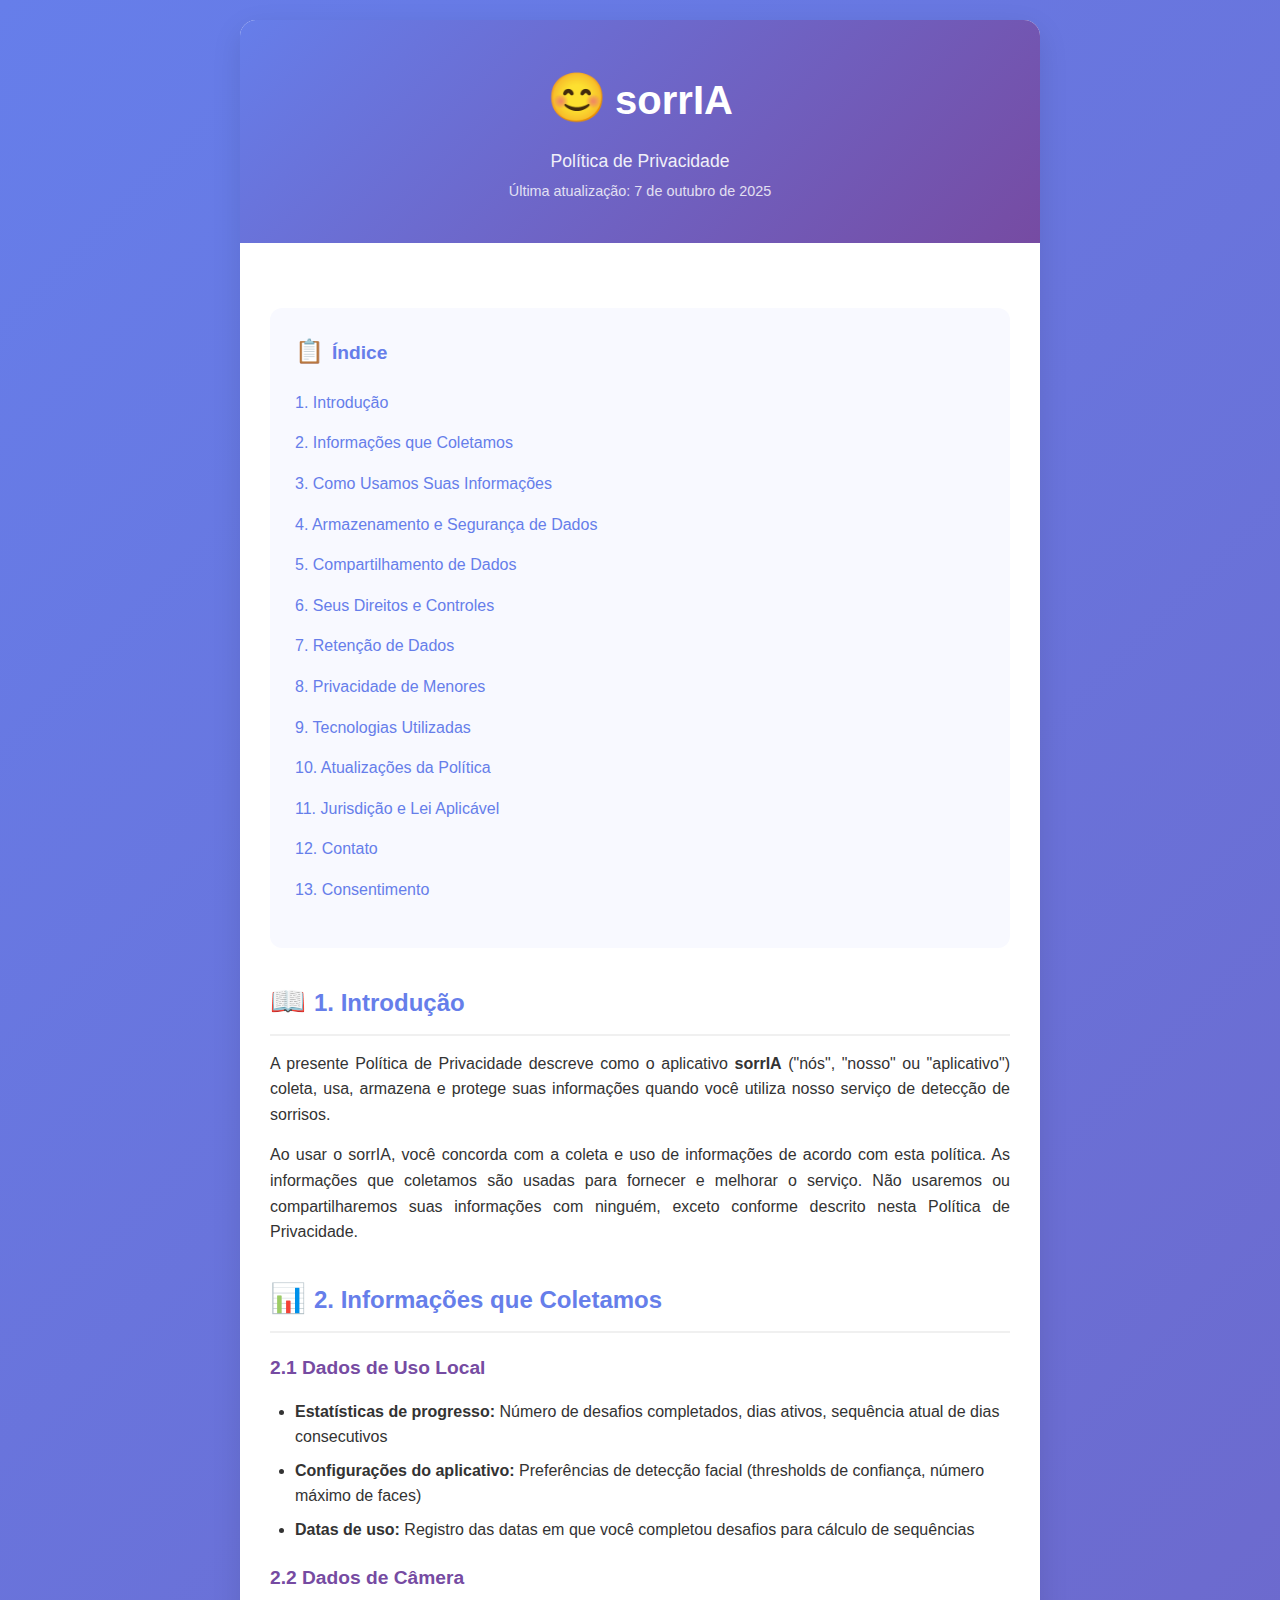
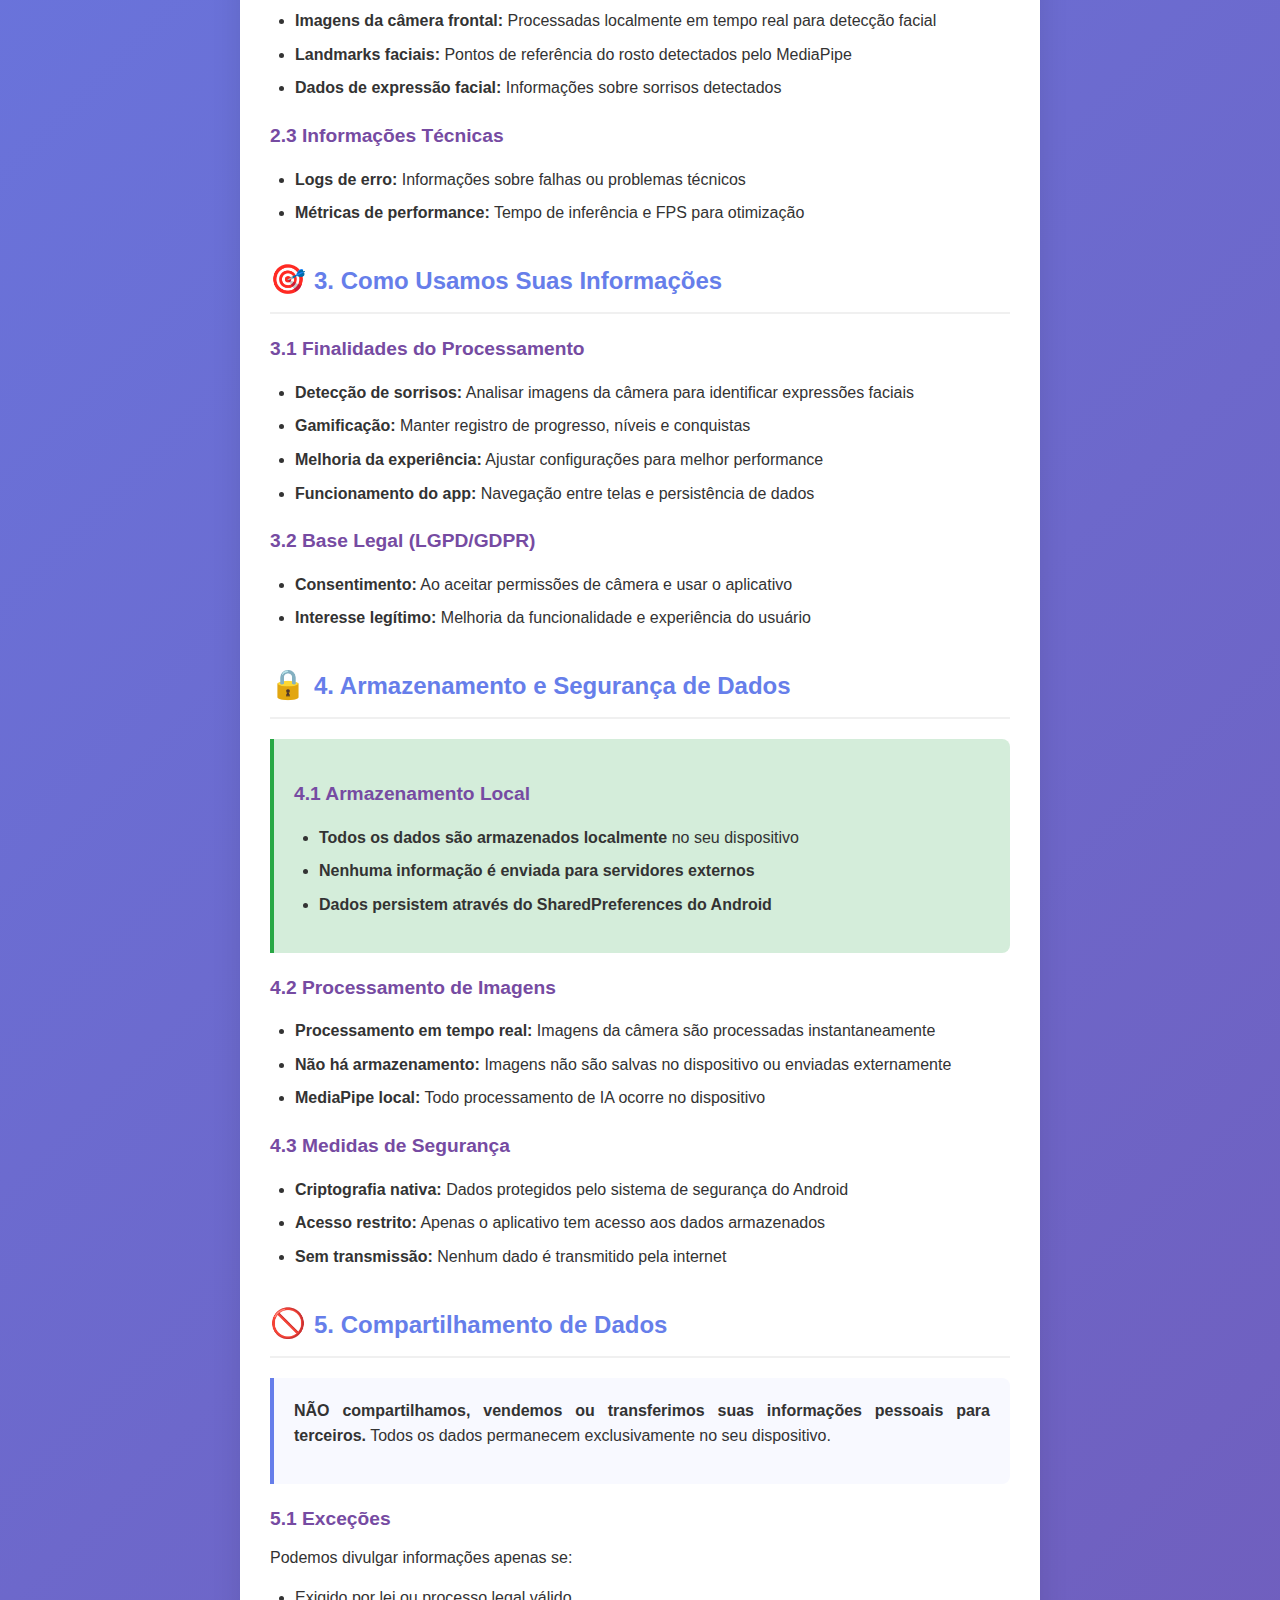
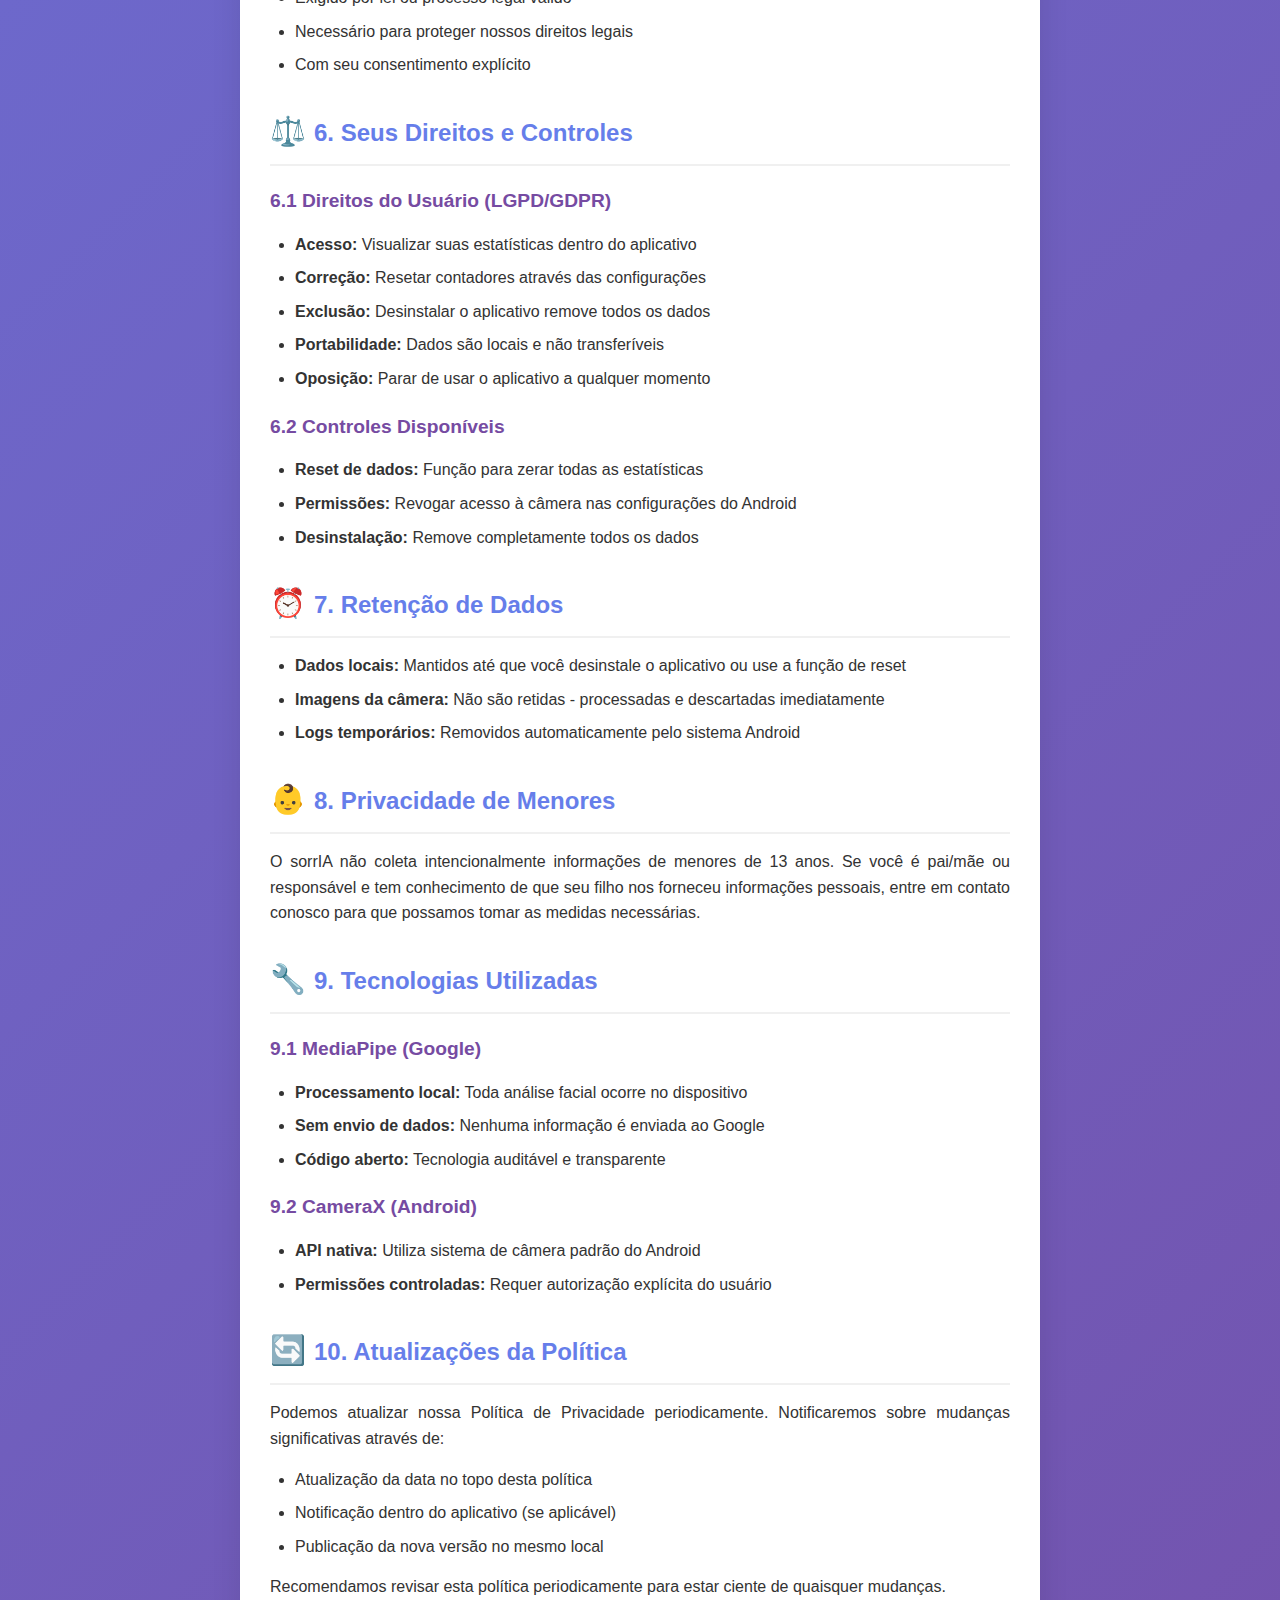
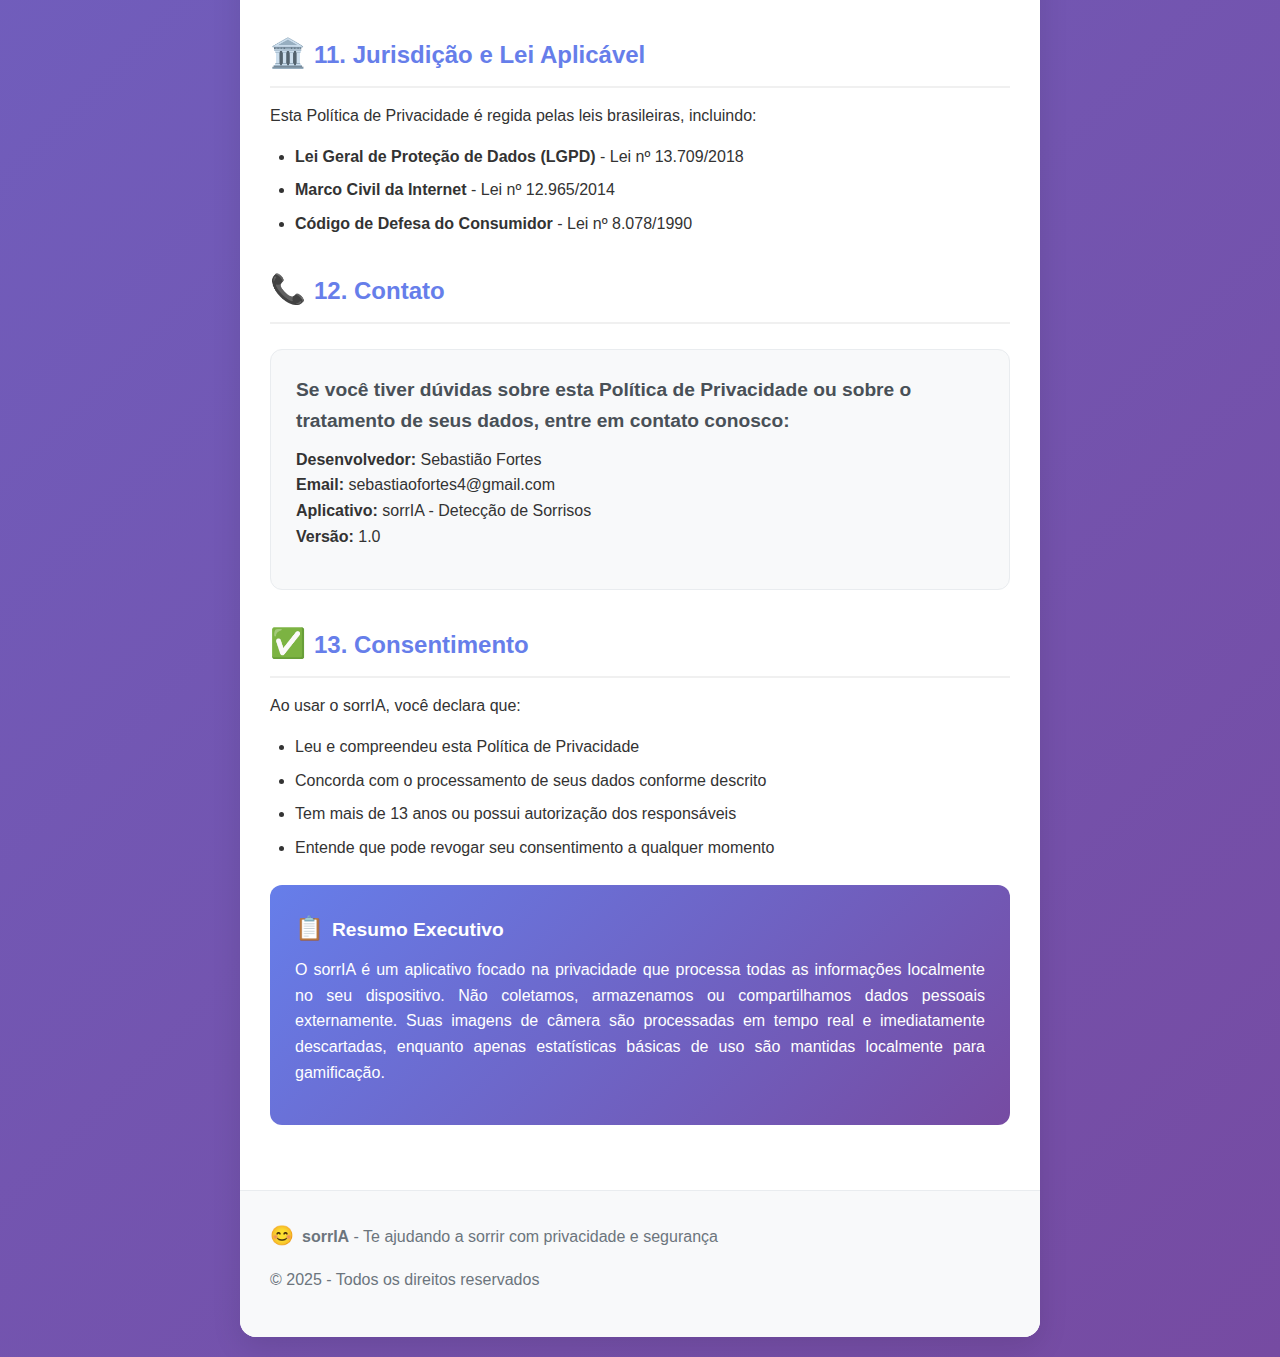
<file: politic/index.html>
<!DOCTYPE html>
<html lang="pt-BR">
<head>
    <meta charset="UTF-8">
    <meta name="viewport" content="width=device-width, initial-scale=1.0">
    <title>Política de Privacidade - sorrIA</title>
    <style>
        * {
            margin: 0;
            padding: 0;
            box-sizing: border-box;
        }

        body {
            font-family: 'Roboto', -apple-system, BlinkMacSystemFont, 'Segoe UI', sans-serif;
            line-height: 1.6;
            color: #333;
            background: linear-gradient(135deg, #667eea 0%, #764ba2 100%);
            min-height: 100vh;
        }

        .container {
            max-width: 800px;
            margin: 0 auto;
            background: white;
            box-shadow: 0 10px 30px rgba(0,0,0,0.1);
            border-radius: 16px;
            overflow: hidden;
            margin-top: 20px;
            margin-bottom: 20px;
        }

        .header {
            background: linear-gradient(135deg, #667eea 0%, #764ba2 100%);
            color: white;
            padding: 40px 30px;
            text-align: center;
        }

        .header h1 {
            font-size: 2.5em;
            margin-bottom: 10px;
            font-weight: 700;
        }

        .header .subtitle {
            font-size: 1.1em;
            opacity: 0.9;
            margin-bottom: 5px;
        }

        .header .date {
            font-size: 0.9em;
            opacity: 0.8;
        }

        .content {
            padding: 40px 30px;
        }

        h2 {
            color: #667eea;
            font-size: 1.5em;
            margin: 30px 0 15px 0;
            padding-bottom: 10px;
            border-bottom: 2px solid #f0f0f0;
        }

        h3 {
            color: #764ba2;
            font-size: 1.2em;
            margin: 20px 0 10px 0;
        }

        p {
            margin-bottom: 15px;
            text-align: justify;
        }

        ul, ol {
            margin: 15px 0;
            padding-left: 25px;
        }

        li {
            margin-bottom: 8px;
        }

        .highlight-box {
            background: #f8f9ff;
            border-left: 4px solid #667eea;
            padding: 20px;
            margin: 20px 0;
            border-radius: 0 8px 8px 0;
        }

        .warning-box {
            background: #fff3cd;
            border-left: 4px solid #ffc107;
            padding: 20px;
            margin: 20px 0;
            border-radius: 0 8px 8px 0;
        }

        .success-box {
            background: #d4edda;
            border-left: 4px solid #28a745;
            padding: 20px;
            margin: 20px 0;
            border-radius: 0 8px 8px 0;
        }

        .contact-info {
            background: #f8f9fa;
            padding: 25px;
            border-radius: 12px;
            margin: 25px 0;
            border: 1px solid #e9ecef;
        }

        .contact-info h3 {
            color: #495057;
            margin-top: 0;
        }

        .emoji {
            font-size: 1.2em;
            margin-right: 8px;
        }

        .toc {
            background: #f8f9ff;
            padding: 25px;
            border-radius: 12px;
            margin: 25px 0;
        }

        .toc h3 {
            margin-top: 0;
            color: #667eea;
        }

        .toc ul {
            list-style: none;
            padding-left: 0;
        }

        .toc li {
            margin-bottom: 5px;
        }

        .toc a {
            color: #667eea;
            text-decoration: none;
            padding: 5px 0;
            display: block;
            transition: color 0.3s ease;
        }

        .toc a:hover {
            color: #764ba2;
            text-decoration: underline;
        }

        .footer {
            background: #f8f9fa;
            padding: 30px;
            text-align: center;
            border-top: 1px solid #e9ecef;
            color: #6c757d;
        }

        .summary-box {
            background: linear-gradient(135deg, #667eea 0%, #764ba2 100%);
            color: white;
            padding: 25px;
            border-radius: 12px;
            margin: 25px 0;
        }

        .summary-box h3 {
            color: white;
            margin-top: 0;
        }

        @media (max-width: 768px) {
            .container {
                margin: 10px;
                border-radius: 12px;
            }
            
            .header {
                padding: 30px 20px;
            }
            
            .header h1 {
                font-size: 2em;
            }
            
            .content {
                padding: 30px 20px;
            }
            
            h2 {
                font-size: 1.3em;
            }
        }

        .scroll-top {
            position: fixed;
            bottom: 20px;
            right: 20px;
            background: #667eea;
            color: white;
            border: none;
            border-radius: 50%;
            width: 50px;
            height: 50px;
            cursor: pointer;
            font-size: 18px;
            box-shadow: 0 4px 12px rgba(0,0,0,0.15);
            transition: all 0.3s ease;
            opacity: 0;
            visibility: hidden;
        }

        .scroll-top.visible {
            opacity: 1;
            visibility: visible;
        }

        .scroll-top:hover {
            background: #764ba2;
            transform: translateY(-2px);
        }
    </style>
</head>
<body>
    <div class="container">
        <div class="header">
            <h1><span class="emoji">😊</span>sorrIA</h1>
            <div class="subtitle">Política de Privacidade</div>
            <div class="date">Última atualização: 7 de outubro de 2025</div>
        </div>

        <div class="content">
            <div class="toc">
                <h3><span class="emoji">📋</span>Índice</h3>
                <ul>
                    <li><a href="#introducao">1. Introdução</a></li>
                    <li><a href="#informacoes-coletamos">2. Informações que Coletamos</a></li>
                    <li><a href="#como-usamos">3. Como Usamos Suas Informações</a></li>
                    <li><a href="#armazenamento">4. Armazenamento e Segurança de Dados</a></li>
                    <li><a href="#compartilhamento">5. Compartilhamento de Dados</a></li>
                    <li><a href="#seus-direitos">6. Seus Direitos e Controles</a></li>
                    <li><a href="#retencao">7. Retenção de Dados</a></li>
                    <li><a href="#menores">8. Privacidade de Menores</a></li>
                    <li><a href="#tecnologias">9. Tecnologias Utilizadas</a></li>
                    <li><a href="#atualizacoes">10. Atualizações da Política</a></li>
                    <li><a href="#jurisdicao">11. Jurisdição e Lei Aplicável</a></li>
                    <li><a href="#contato">12. Contato</a></li>
                    <li><a href="#consentimento">13. Consentimento</a></li>
                </ul>
            </div>

            <h2 id="introducao"><span class="emoji">📖</span>1. Introdução</h2>
            <p>A presente Política de Privacidade descreve como o aplicativo <strong>sorrIA</strong> ("nós", "nosso" ou "aplicativo") coleta, usa, armazena e protege suas informações quando você utiliza nosso serviço de detecção de sorrisos.</p>
            
            <p>Ao usar o sorrIA, você concorda com a coleta e uso de informações de acordo com esta política. As informações que coletamos são usadas para fornecer e melhorar o serviço. Não usaremos ou compartilharemos suas informações com ninguém, exceto conforme descrito nesta Política de Privacidade.</p>

            <h2 id="informacoes-coletamos"><span class="emoji">📊</span>2. Informações que Coletamos</h2>
            
            <h3>2.1 Dados de Uso Local</h3>
            <ul>
                <li><strong>Estatísticas de progresso:</strong> Número de desafios completados, dias ativos, sequência atual de dias consecutivos</li>
                <li><strong>Configurações do aplicativo:</strong> Preferências de detecção facial (thresholds de confiança, número máximo de faces)</li>
                <li><strong>Datas de uso:</strong> Registro das datas em que você completou desafios para cálculo de sequências</li>
            </ul>

            <h3>2.2 Dados de Câmera</h3>
            <ul>
                <li><strong>Imagens da câmera frontal:</strong> Processadas localmente em tempo real para detecção facial</li>
                <li><strong>Landmarks faciais:</strong> Pontos de referência do rosto detectados pelo MediaPipe</li>
                <li><strong>Dados de expressão facial:</strong> Informações sobre sorrisos detectados</li>
            </ul>

            <h3>2.3 Informações Técnicas</h3>
            <ul>
                <li><strong>Logs de erro:</strong> Informações sobre falhas ou problemas técnicos</li>
                <li><strong>Métricas de performance:</strong> Tempo de inferência e FPS para otimização</li>
            </ul>

            <h2 id="como-usamos"><span class="emoji">🎯</span>3. Como Usamos Suas Informações</h2>
            
            <h3>3.1 Finalidades do Processamento</h3>
            <ul>
                <li><strong>Detecção de sorrisos:</strong> Analisar imagens da câmera para identificar expressões faciais</li>
                <li><strong>Gamificação:</strong> Manter registro de progresso, níveis e conquistas</li>
                <li><strong>Melhoria da experiência:</strong> Ajustar configurações para melhor performance</li>
                <li><strong>Funcionamento do app:</strong> Navegação entre telas e persistência de dados</li>
            </ul>

            <h3>3.2 Base Legal (LGPD/GDPR)</h3>
            <ul>
                <li><strong>Consentimento:</strong> Ao aceitar permissões de câmera e usar o aplicativo</li>
                <li><strong>Interesse legítimo:</strong> Melhoria da funcionalidade e experiência do usuário</li>
            </ul>

            <h2 id="armazenamento"><span class="emoji">🔒</span>4. Armazenamento e Segurança de Dados</h2>
            
            <div class="success-box">
                <h3>4.1 Armazenamento Local</h3>
                <ul>
                    <li><strong>Todos os dados são armazenados localmente</strong> no seu dispositivo</li>
                    <li><strong>Nenhuma informação é enviada para servidores externos</strong></li>
                    <li><strong>Dados persistem através do SharedPreferences do Android</strong></li>
                </ul>
            </div>

            <h3>4.2 Processamento de Imagens</h3>
            <ul>
                <li><strong>Processamento em tempo real:</strong> Imagens da câmera são processadas instantaneamente</li>
                <li><strong>Não há armazenamento:</strong> Imagens não são salvas no dispositivo ou enviadas externamente</li>
                <li><strong>MediaPipe local:</strong> Todo processamento de IA ocorre no dispositivo</li>
            </ul>

            <h3>4.3 Medidas de Segurança</h3>
            <ul>
                <li><strong>Criptografia nativa:</strong> Dados protegidos pelo sistema de segurança do Android</li>
                <li><strong>Acesso restrito:</strong> Apenas o aplicativo tem acesso aos dados armazenados</li>
                <li><strong>Sem transmissão:</strong> Nenhum dado é transmitido pela internet</li>
            </ul>

            <h2 id="compartilhamento"><span class="emoji">🚫</span>5. Compartilhamento de Dados</h2>
            
            <div class="highlight-box">
                <p><strong>NÃO compartilhamos, vendemos ou transferimos suas informações pessoais para terceiros.</strong> Todos os dados permanecem exclusivamente no seu dispositivo.</p>
            </div>

            <h3>5.1 Exceções</h3>
            <p>Podemos divulgar informações apenas se:</p>
            <ul>
                <li>Exigido por lei ou processo legal válido</li>
                <li>Necessário para proteger nossos direitos legais</li>
                <li>Com seu consentimento explícito</li>
            </ul>

            <h2 id="seus-direitos"><span class="emoji">⚖️</span>6. Seus Direitos e Controles</h2>
            
            <h3>6.1 Direitos do Usuário (LGPD/GDPR)</h3>
            <ul>
                <li><strong>Acesso:</strong> Visualizar suas estatísticas dentro do aplicativo</li>
                <li><strong>Correção:</strong> Resetar contadores através das configurações</li>
                <li><strong>Exclusão:</strong> Desinstalar o aplicativo remove todos os dados</li>
                <li><strong>Portabilidade:</strong> Dados são locais e não transferíveis</li>
                <li><strong>Oposição:</strong> Parar de usar o aplicativo a qualquer momento</li>
            </ul>

            <h3>6.2 Controles Disponíveis</h3>
            <ul>
                <li><strong>Reset de dados:</strong> Função para zerar todas as estatísticas</li>
                <li><strong>Permissões:</strong> Revogar acesso à câmera nas configurações do Android</li>
                <li><strong>Desinstalação:</strong> Remove completamente todos os dados</li>
            </ul>

            <h2 id="retencao"><span class="emoji">⏰</span>7. Retenção de Dados</h2>
            <ul>
                <li><strong>Dados locais:</strong> Mantidos até que você desinstale o aplicativo ou use a função de reset</li>
                <li><strong>Imagens da câmera:</strong> Não são retidas - processadas e descartadas imediatamente</li>
                <li><strong>Logs temporários:</strong> Removidos automaticamente pelo sistema Android</li>
            </ul>

            <h2 id="menores"><span class="emoji">👶</span>8. Privacidade de Menores</h2>
            <p>O sorrIA não coleta intencionalmente informações de menores de 13 anos. Se você é pai/mãe ou responsável e tem conhecimento de que seu filho nos forneceu informações pessoais, entre em contato conosco para que possamos tomar as medidas necessárias.</p>

            <h2 id="tecnologias"><span class="emoji">🔧</span>9. Tecnologias Utilizadas</h2>
            
            <h3>9.1 MediaPipe (Google)</h3>
            <ul>
                <li><strong>Processamento local:</strong> Toda análise facial ocorre no dispositivo</li>
                <li><strong>Sem envio de dados:</strong> Nenhuma informação é enviada ao Google</li>
                <li><strong>Código aberto:</strong> Tecnologia auditável e transparente</li>
            </ul>

            <h3>9.2 CameraX (Android)</h3>
            <ul>
                <li><strong>API nativa:</strong> Utiliza sistema de câmera padrão do Android</li>
                <li><strong>Permissões controladas:</strong> Requer autorização explícita do usuário</li>
            </ul>

            <h2 id="atualizacoes"><span class="emoji">🔄</span>10. Atualizações da Política</h2>
            <p>Podemos atualizar nossa Política de Privacidade periodicamente. Notificaremos sobre mudanças significativas através de:</p>
            <ul>
                <li>Atualização da data no topo desta política</li>
                <li>Notificação dentro do aplicativo (se aplicável)</li>
                <li>Publicação da nova versão no mesmo local</li>
            </ul>
            <p>Recomendamos revisar esta política periodicamente para estar ciente de quaisquer mudanças.</p>

            <h2 id="jurisdicao"><span class="emoji">🏛️</span>11. Jurisdição e Lei Aplicável</h2>
            <p>Esta Política de Privacidade é regida pelas leis brasileiras, incluindo:</p>
            <ul>
                <li><strong>Lei Geral de Proteção de Dados (LGPD)</strong> - Lei nº 13.709/2018</li>
                <li><strong>Marco Civil da Internet</strong> - Lei nº 12.965/2014</li>
                <li><strong>Código de Defesa do Consumidor</strong> - Lei nº 8.078/1990</li>
            </ul>

            <h2 id="contato"><span class="emoji">📞</span>12. Contato</h2>
            <div class="contact-info">
                <h3>Se você tiver dúvidas sobre esta Política de Privacidade ou sobre o tratamento de seus dados, entre em contato conosco:</h3>
                <p><strong>Desenvolvedor:</strong> Sebastião Fortes<br>
                <strong>Email:</strong> sebastiaofortes4@gmail.com<br>
                <strong>Aplicativo:</strong> sorrIA - Detecção de Sorrisos<br>
                <strong>Versão:</strong> 1.0</p>
            </div>

            <h2 id="consentimento"><span class="emoji">✅</span>13. Consentimento</h2>
            <p>Ao usar o sorrIA, você declara que:</p>
            <ul>
                <li>Leu e compreendeu esta Política de Privacidade</li>
                <li>Concorda com o processamento de seus dados conforme descrito</li>
                <li>Tem mais de 13 anos ou possui autorização dos responsáveis</li>
                <li>Entende que pode revogar seu consentimento a qualquer momento</li>
            </ul>

            <div class="summary-box">
                <h3><span class="emoji">📋</span>Resumo Executivo</h3>
                <p>O sorrIA é um aplicativo focado na privacidade que processa todas as informações localmente no seu dispositivo. Não coletamos, armazenamos ou compartilhamos dados pessoais externamente. Suas imagens de câmera são processadas em tempo real e imediatamente descartadas, enquanto apenas estatísticas básicas de uso são mantidas localmente para gamificação.</p>
            </div>
        </div>

        <div class="footer">
            <p><span class="emoji">😊</span><strong>sorrIA</strong> - Te ajudando a sorrir com privacidade e segurança</p>
            <p>© 2025 - Todos os direitos reservados</p>
        </div>
    </div>

    <button class="scroll-top" onclick="scrollToTop()">↑</button>

    <script>
        // Smooth scrolling for anchor links
        document.querySelectorAll('a[href^="#"]').forEach(anchor => {
            anchor.addEventListener('click', function (e) {
                e.preventDefault();
                const target = document.querySelector(this.getAttribute('href'));
                if (target) {
                    target.scrollIntoView({
                        behavior: 'smooth',
                        block: 'start'
                    });
                }
            });
        });

        // Show/hide scroll to top button
        window.addEventListener('scroll', function() {
            const scrollButton = document.querySelector('.scroll-top');
            if (window.pageYOffset > 300) {
                scrollButton.classList.add('visible');
            } else {
                scrollButton.classList.remove('visible');
            }
        });

        // Scroll to top function
        function scrollToTop() {
            window.scrollTo({
                top: 0,
                behavior: 'smooth'
            });
        }

        // Add loading animation
        document.addEventListener('DOMContentLoaded', function() {
            document.body.style.opacity = '0';
            setTimeout(() => {
                document.body.style.transition = 'opacity 0.5s ease-in-out';
                document.body.style.opacity = '1';
            }, 100);
        });
    </script>
</body>
</html>
</file>
